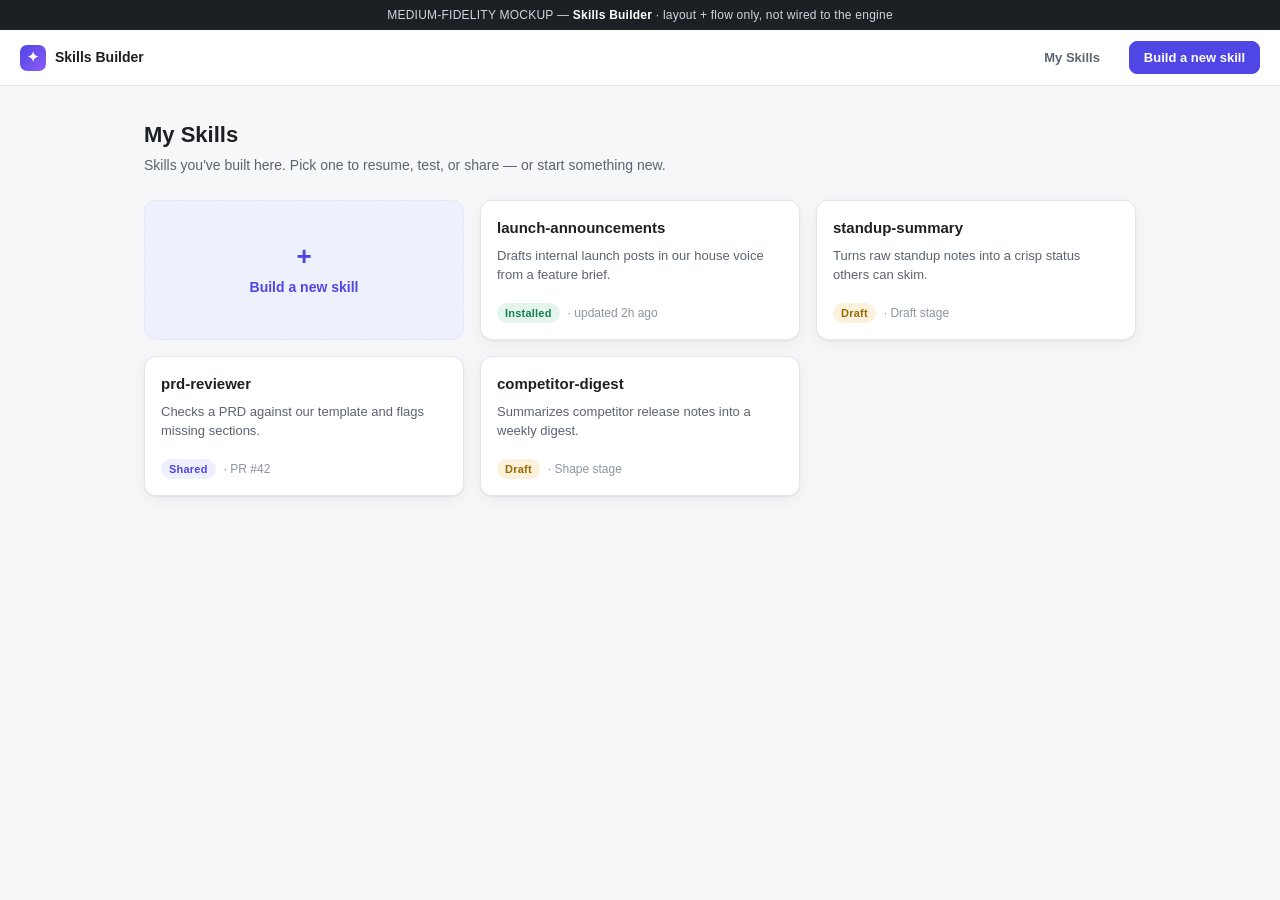
<file: skills-builder/mockups/skills-builder-ui.html>
<!DOCTYPE html>
<html lang="en">
<head>
<meta charset="UTF-8" />
<meta name="viewport" content="width=device-width, initial-scale=1.0" />
<title>Skills Builder — medium-fi mockup</title>
<style>
  :root {
    --bg: #f6f7f9;
    --surface: #ffffff;
    --surface-2: #f0f2f5;
    --ink: #1c2024;
    --ink-2: #5b6470;
    --ink-3: #8b94a1;
    --line: #e3e7ec;
    --accent: #4f46e5;
    --accent-soft: #eef0fe;
    --ok: #157f52;
    --ok-soft: #e5f4ec;
    --warn: #9a6a00;
    --warn-soft: #fbf1dc;
    --radius: 12px;
    --shadow: 0 1px 2px rgba(20,24,32,.06), 0 4px 16px rgba(20,24,32,.05);
    --font: -apple-system, BlinkMacSystemFont, "Segoe UI", Inter, Roboto, sans-serif;
  }
  * { box-sizing: border-box; }
  body {
    margin: 0; font-family: var(--font); color: var(--ink);
    background: var(--bg); font-size: 14px; line-height: 1.5;
  }
  .mock-note {
    background: #1c2024; color: #cfd6df; font-size: 12px;
    padding: 6px 16px; text-align: center; letter-spacing: .02em;
  }
  .mock-note b { color: #fff; }

  /* ---------- top bar ---------- */
  .topbar {
    height: 56px; background: var(--surface); border-bottom: 1px solid var(--line);
    display: flex; align-items: center; gap: 14px; padding: 0 20px;
  }
  .logo { display: flex; align-items: center; gap: 9px; font-weight: 650; }
  .logo .glyph {
    width: 26px; height: 26px; border-radius: 7px;
    background: linear-gradient(135deg, var(--accent), #8b5cf6);
    display: grid; place-items: center; color: #fff; font-size: 14px;
  }
  .topbar .spacer { flex: 1; }
  .crumb { color: var(--ink-3); font-size: 13px; }
  .crumb b { color: var(--ink-2); font-weight: 600; }
  .btn {
    border: 1px solid var(--line); background: var(--surface); color: var(--ink);
    padding: 8px 14px; border-radius: 8px; font-size: 13px; font-weight: 550;
    cursor: pointer; font-family: inherit;
  }
  .btn:hover { background: var(--surface-2); }
  .btn.primary { background: var(--accent); color: #fff; border-color: var(--accent); }
  .btn.primary:hover { filter: brightness(1.06); }
  .btn.ghost { border-color: transparent; background: transparent; color: var(--ink-2); }
  .btn.sm { padding: 5px 10px; font-size: 12px; }

  /* ---------- view switch ---------- */
  .view { display: none; }
  .view.active { display: block; }

  /* ---------- home gallery ---------- */
  .home { max-width: 1040px; margin: 0 auto; padding: 32px 24px 60px; }
  .home h1 { font-size: 22px; margin: 0 0 4px; }
  .home .sub { color: var(--ink-2); margin: 0 0 24px; }
  .gallery { display: grid; grid-template-columns: repeat(auto-fill, minmax(240px, 1fr)); gap: 16px; }
  .card {
    background: var(--surface); border: 1px solid var(--line); border-radius: var(--radius);
    padding: 16px; box-shadow: var(--shadow); cursor: pointer; transition: transform .08s;
    display: flex; flex-direction: column; min-height: 140px;
  }
  .card:hover { transform: translateY(-2px); }
  .card.new {
    border-style: dashed; box-shadow: none; align-items: center; justify-content: center;
    color: var(--accent); font-weight: 600; gap: 8px; background: var(--accent-soft);
  }
  .card.new .plus { font-size: 26px; line-height: 1; }
  .card h3 { margin: 0 0 6px; font-size: 15px; }
  .card p { margin: 0; color: var(--ink-2); font-size: 13px; flex: 1; }
  .card .meta { margin-top: 12px; display: flex; align-items: center; gap: 8px; color: var(--ink-3); font-size: 12px; }
  .pill {
    font-size: 11px; font-weight: 600; padding: 2px 8px; border-radius: 999px; letter-spacing: .02em;
  }
  .pill.draft { background: var(--warn-soft); color: var(--warn); }
  .pill.installed { background: var(--ok-soft); color: var(--ok); }
  .pill.shared { background: var(--accent-soft); color: var(--accent); }

  /* ---------- build layout ---------- */
  .build { display: grid; grid-template-columns: 210px 1fr 340px; height: calc(100vh - 56px - 25px); }
  .rail { border-right: 1px solid var(--line); background: var(--surface); padding: 24px 16px; }
  .rail h4 { font-size: 11px; text-transform: uppercase; letter-spacing: .08em; color: var(--ink-3); margin: 0 0 16px; }
  .step { display: flex; gap: 12px; align-items: flex-start; padding: 8px 0; cursor: pointer; position: relative; }
  .step .dot {
    width: 24px; height: 24px; border-radius: 50%; border: 2px solid var(--line);
    display: grid; place-items: center; font-size: 12px; font-weight: 600; color: var(--ink-3);
    background: var(--surface); flex: none; z-index: 1;
  }
  .step:not(:last-child)::before {
    content: ""; position: absolute; left: 11px; top: 30px; bottom: -6px; width: 2px; background: var(--line);
  }
  .step .label { font-size: 13px; color: var(--ink-2); padding-top: 3px; }
  .step .label small { display: block; color: var(--ink-3); font-size: 11px; }
  .step.done .dot { background: var(--ok); border-color: var(--ok); color: #fff; }
  .step.done::before { background: var(--ok); }
  .step.active .dot { border-color: var(--accent); color: var(--accent); background: var(--accent-soft); }
  .step.active .label { color: var(--ink); font-weight: 600; }

  /* ---------- conversation center ---------- */
  .center { display: flex; flex-direction: column; background: var(--bg); overflow: hidden; }
  .center .scroll { flex: 1; overflow-y: auto; padding: 28px 32px; }
  .stage-title { font-size: 12px; font-weight: 600; text-transform: uppercase; letter-spacing: .06em; color: var(--accent); margin-bottom: 16px; }
  .bubble { max-width: 560px; margin-bottom: 16px; }
  .bubble.bot .body {
    background: var(--surface); border: 1px solid var(--line); border-radius: 4px 14px 14px 14px;
    padding: 12px 16px; box-shadow: var(--shadow);
  }
  .bubble.me { margin-left: auto; }
  .bubble.me .body {
    background: var(--accent); color: #fff; border-radius: 14px 4px 14px 14px; padding: 10px 15px; display: inline-block;
  }
  .choices { display: flex; flex-wrap: wrap; gap: 8px; margin-top: 12px; }
  .choice {
    border: 1px solid var(--line); background: var(--surface); border-radius: 999px;
    padding: 8px 15px; font-size: 13px; cursor: pointer; font-weight: 550;
  }
  .choice:hover { border-color: var(--accent); color: var(--accent); background: var(--accent-soft); }
  .composer { border-top: 1px solid var(--line); background: var(--surface); padding: 12px 20px; display: flex; gap: 10px; align-items: center; }
  .composer input {
    flex: 1; border: 1px solid var(--line); border-radius: 10px; padding: 11px 14px; font-size: 14px; font-family: inherit; outline: none;
  }
  .composer input:focus { border-color: var(--accent); }

  .example-chips { display: flex; flex-wrap: wrap; gap: 8px; margin-top: 14px; }
  .chip { background: var(--surface-2); border-radius: 8px; padding: 7px 12px; font-size: 12px; color: var(--ink-2); cursor: pointer; }
  .chip:hover { color: var(--accent); }

  /* activation badge (Test stage) */
  .badge { display: inline-flex; align-items: center; gap: 5px; font-size: 11px; font-weight: 600; padding: 3px 9px; border-radius: 999px; margin-bottom: 8px; }
  .badge.on { background: var(--ok-soft); color: var(--ok); }
  .badge.off { background: var(--surface-2); color: var(--ink-3); }

  /* ---------- preview panel ---------- */
  .preview { border-left: 1px solid var(--line); background: var(--surface); display: flex; flex-direction: column; overflow: hidden; }
  .preview .phead { padding: 16px 20px; border-bottom: 1px solid var(--line); display: flex; align-items: center; justify-content: space-between; }
  .preview .phead h4 { margin: 0; font-size: 13px; }
  .preview .pbody { flex: 1; overflow-y: auto; padding: 20px; }
  .kv { margin-bottom: 18px; }
  .kv .k { font-size: 11px; text-transform: uppercase; letter-spacing: .06em; color: var(--ink-3); margin-bottom: 5px; }
  .kv .v { font-size: 14px; }
  .kv .v.mono { font-family: ui-monospace, SFMono-Regular, Menlo, monospace; font-size: 13px; background: var(--surface-2); padding: 6px 9px; border-radius: 7px; display: inline-block; }
  .triggers { display: flex; flex-wrap: wrap; gap: 6px; }
  .trigger { font-size: 12px; background: var(--accent-soft); color: var(--accent); padding: 4px 10px; border-radius: 7px; }
  .section-list { list-style: none; padding: 0; margin: 0; }
  .section-list li { padding: 9px 0; border-bottom: 1px solid var(--line); font-size: 13px; display: flex; gap: 8px; }
  .section-list li::before { content: "▸"; color: var(--ink-3); }
  .toggle { display: flex; gap: 4px; background: var(--surface-2); padding: 3px; border-radius: 8px; }
  .toggle button { border: none; background: transparent; padding: 5px 11px; border-radius: 6px; font-size: 12px; cursor: pointer; font-family: inherit; color: var(--ink-2); }
  .toggle button.on { background: var(--surface); color: var(--ink); box-shadow: var(--shadow); font-weight: 600; }
  pre.md { margin: 0; background: #1c2024; color: #dfe4ea; padding: 16px; border-radius: 10px; font-size: 12px; overflow-x: auto; font-family: ui-monospace, Menlo, monospace; line-height: 1.6; }
  .use-actions { display: flex; flex-direction: column; gap: 10px; }
  .use-actions .btn { width: 100%; justify-content: center; }
  .starter { background: var(--surface-2); border-radius: 9px; padding: 12px; font-size: 13px; font-family: ui-monospace, Menlo, monospace; color: var(--ink-2); position: relative; }

  .hidden { display: none !important; }
</style>
</head>
<body>
<div class="mock-note">MEDIUM-FIDELITY MOCKUP — <b>Skills Builder</b> · layout + flow only, not wired to the engine</div>

<div class="topbar">
  <div class="logo"><span class="glyph">✦</span> Skills Builder</div>
  <span class="crumb" id="crumb"></span>
  <span class="spacer"></span>
  <button class="btn ghost" onclick="showHome()">My Skills</button>
  <button class="btn primary" onclick="openBuild('idea')">Build a new skill</button>
</div>

<!-- ===================== HOME ===================== -->
<section id="home" class="view active">
  <div class="home">
    <h1>My Skills</h1>
    <p class="sub">Skills you've built here. Pick one to resume, test, or share — or start something new.</p>
    <div class="gallery">
      <div class="card new" onclick="openBuild('idea')">
        <span class="plus">+</span>
        <span>Build a new skill</span>
      </div>
      <div class="card" onclick="openBuild('use')">
        <h3>launch-announcements</h3>
        <p>Drafts internal launch posts in our house voice from a feature brief.</p>
        <div class="meta"><span class="pill installed">Installed</span><span>· updated 2h ago</span></div>
      </div>
      <div class="card" onclick="openBuild('draft')">
        <h3>standup-summary</h3>
        <p>Turns raw standup notes into a crisp status others can skim.</p>
        <div class="meta"><span class="pill draft">Draft</span><span>· Draft stage</span></div>
      </div>
      <div class="card" onclick="openBuild('use')">
        <h3>prd-reviewer</h3>
        <p>Checks a PRD against our template and flags missing sections.</p>
        <div class="meta"><span class="pill shared">Shared</span><span>· PR #42</span></div>
      </div>
      <div class="card" onclick="openBuild('shape')">
        <h3>competitor-digest</h3>
        <p>Summarizes competitor release notes into a weekly digest.</p>
        <div class="meta"><span class="pill draft">Draft</span><span>· Shape stage</span></div>
      </div>
    </div>
  </div>
</section>

<!-- ===================== BUILD ===================== -->
<section id="build" class="view">
  <div class="build">
    <!-- journey rail -->
    <nav class="rail">
      <h4>Your skill's journey</h4>
      <div id="rail"></div>
    </nav>

    <!-- conversation center -->
    <div class="center">
      <div class="scroll" id="convo"></div>
      <div class="composer" id="composer">
        <input id="composerInput" placeholder="Type your answer…" />
        <button class="btn primary" onclick="sendFree()">Send</button>
      </div>
    </div>

    <!-- live preview -->
    <aside class="preview">
      <div class="phead">
        <h4 id="previewTitle">Skill preview</h4>
        <div class="toggle hidden" id="mdToggle">
          <button class="on" onclick="setMd(false)">Friendly</button>
          <button onclick="setMd(true)">Markdown</button>
        </div>
      </div>
      <div class="pbody" id="preview"></div>
    </aside>
  </div>
</section>

<script>
// ---------- stage model ----------
const STAGES = [
  { id: "idea",  label: "Idea",  hint: "What to improve" },
  { id: "shape", label: "Shape", hint: "Answer a few questions" },
  { id: "draft", label: "Draft", hint: "Review the skill" },
  { id: "test",  label: "Test",  hint: "Try it live" },
  { id: "use",   label: "Use",   hint: "Install & share" },
];
let current = "idea";
let showMd = false;

const SKILL = {
  name: "launch-announcements",
  description: "Drafts internal launch announcement posts in the team's house voice from a short feature brief.",
  triggers: ["announce a launch", "write a launch post", "feature announcement"],
  sections: ["When it activates", "Gather the brief", "House voice rules", "Draft structure", "Examples"],
};

const MD = `---
name: launch-announcements
description: Use when a PM needs to announce a
  feature launch to internal teams. Drafts a post
  in the house voice from a short brief.
---

# Launch Announcements

## When it activates
Triggers on "announce a launch", "write a launch
post", or a pasted feature brief.

## Gather the brief
Ask for: what shipped, who it's for, the one-line
value, and the go-live date.

## House voice rules
- Lead with the user outcome, not the feature name.
- Second person, active voice, no hype adjectives.
...`;

// ---------- rendering ----------
function idx(id) { return STAGES.findIndex(s => s.id === id); }

function renderRail() {
  const cur = idx(current);
  document.getElementById("rail").innerHTML = STAGES.map((s, i) => {
    const cls = i < cur ? "done" : i === cur ? "active" : "";
    const mark = i < cur ? "✓" : (i + 1);
    return `<div class="step ${cls}" onclick="goStage('${s.id}')">
      <div class="dot">${mark}</div>
      <div class="label">${s.label}<small>${s.hint}</small></div>
    </div>`;
  }).join("");
}

function renderConvo() {
  const c = document.getElementById("convo");
  const composer = document.getElementById("composer");
  composer.classList.remove("hidden");

  if (current === "idea") {
    c.innerHTML = `
      <div class="stage-title">Idea</div>
      <div class="bubble bot"><div class="body">
        What do you want Claude to do better? Describe it like you'd tell a teammate — no jargon needed.
      </div></div>
      <div class="example-chips">
        <div class="chip" onclick="goStage('shape')">"Help me write launch posts"</div>
        <div class="chip" onclick="goStage('shape')">"Summarize my standup notes"</div>
        <div class="chip" onclick="goStage('shape')">"Review a PRD against our template"</div>
      </div>`;
    document.getElementById("composerInput").placeholder = "Describe what you want Claude to do better…";
  }

  else if (current === "shape") {
    c.innerHTML = `
      <div class="stage-title">Shape · question 2 of ~5</div>
      <div class="bubble bot"><div class="body">Got it — launch announcements. Who's the audience for these posts?</div></div>
      <div class="bubble me"><div class="body">Internal teams — mostly eng and sales.</div></div>
      <div class="bubble bot"><div class="body">
        What tone should the posts strike?
        <div class="choices">
          <div class="choice" onclick="goStage('draft')">Crisp & factual</div>
          <div class="choice" onclick="goStage('draft')">Warm & upbeat</div>
          <div class="choice" onclick="goStage('draft')">Formal</div>
        </div>
      </div></div>`;
    document.getElementById("composerInput").placeholder = "…or type your own answer";
  }

  else if (current === "draft") {
    c.innerHTML = `
      <div class="stage-title">Draft</div>
      <div class="bubble bot"><div class="body">
        Here's your skill — see the panel on the right. Read it over. Want to change anything? Just tell me in plain language.
      </div></div>
      <div class="bubble bot"><div class="body">
        For example: "make the tone a bit warmer" or "always ask for the go-live date".
        <div class="choices">
          <div class="choice" onclick="goStage('test')">Looks good — let's test it →</div>
        </div>
      </div></div>`;
    document.getElementById("composerInput").placeholder = "Describe a change in plain language…";
  }

  else if (current === "test") {
    c.innerHTML = `
      <div class="stage-title">Test · live playground</div>
      <div class="bubble me"><div class="body">Announce our new bulk-export feature to the team.</div></div>
      <div class="bubble bot">
        <span class="badge on">● Skill activated</span>
        <div class="body">
          <b>🚀 Bulk export is here</b><br/>
          You can now export any report as CSV in one click — no more copy-paste…
          <br/><br/><i>(drafted by launch-announcements)</i>
        </div>
      </div>
      <div class="bubble bot"><div class="body">
        Did it work the way you hoped?
        <div class="choices">
          <div class="choice" onclick="goStage('use')">Perfect — install it →</div>
          <div class="choice" onclick="goStage('draft')">Something's off ↩ back to Draft</div>
        </div>
      </div></div>`;
    document.getElementById("composerInput").placeholder = "Send a message to test your skill…";
  }

  else if (current === "use") {
    c.innerHTML = `
      <div class="stage-title">Use</div>
      <div class="bubble bot"><div class="body">
        🎉 <b>launch-announcements</b> is ready. Install it to use in any Claude session, or share it with your team.
      </div></div>
      <div class="bubble bot"><div class="body">
        Once installed, kick it off with the starter prompt on the right.
      </div></div>`;
    composer.classList.add("hidden");
  }
  c.scrollTop = 0;
}

function renderPreview() {
  const p = document.getElementById("preview");
  const toggle = document.getElementById("mdToggle");
  const title = document.getElementById("previewTitle");

  // toggle only in draft/test/use
  toggle.classList.toggle("hidden", !["draft", "test", "use"].includes(current));

  if (current === "use") {
    title.textContent = "Install & share";
    p.innerHTML = `
      <div class="kv"><div class="k">Skill</div><div class="v mono">${SKILL.name}</div></div>
      <div class="use-actions">
        <button class="btn primary">⤓ Install to my Claude</button>
        <button class="btn">Share to team (open PR)</button>
        <button class="btn ghost">Export as .zip</button>
      </div>
      <div class="kv" style="margin-top:22px"><div class="k">Starter prompt</div>
        <div class="starter">announce a launch: &lt;paste feature brief&gt;</div>
      </div>`;
    return;
  }

  if (showMd && ["draft", "test"].includes(current)) {
    title.textContent = "Raw markdown";
    p.innerHTML = `<pre class="md">${MD.replace(/</g, "&lt;")}</pre>`;
    return;
  }

  title.textContent = "Skill preview";
  const filled = current !== "idea";
  p.innerHTML = `
    <div class="kv"><div class="k">Name</div>
      <div class="v mono">${filled ? SKILL.name : "…forming"}</div></div>
    <div class="kv"><div class="k">What it does</div>
      <div class="v">${filled ? SKILL.description : "We'll fill this in as we talk."}</div></div>
    <div class="kv"><div class="k">When it activates</div>
      <div class="triggers">${filled ? SKILL.triggers.map(t => `<span class="trigger">${t}</span>`).join("") : '<span class="v" style="color:var(--ink-3)">—</span>'}</div></div>
    ${["draft","test"].includes(current) ? `
    <div class="kv"><div class="k">Sections</div>
      <ul class="section-list">${SKILL.sections.map(s => `<li>${s}</li>`).join("")}</ul></div>` : ""}`;
}

// ---------- interactions ----------
function render() { renderRail(); renderConvo(); renderPreview(); updateCrumb(); }
function goStage(id) { current = id; showMd = false; syncToggle(); render(); }
function setMd(v) { showMd = v; syncToggle(); renderPreview(); }
function syncToggle() {
  const btns = document.querySelectorAll("#mdToggle button");
  if (btns.length) { btns[0].classList.toggle("on", !showMd); btns[1].classList.toggle("on", showMd); }
}
function sendFree() {
  const i = document.getElementById("composerInput");
  if (!i.value.trim()) return;
  i.value = "";
  const next = { idea: "shape", shape: "draft", draft: "test", test: "use" }[current];
  if (next) goStage(next);
}
function updateCrumb() {
  document.getElementById("crumb").innerHTML =
    document.getElementById("build").classList.contains("active")
      ? `Building <b>${SKILL.name}</b> · ${STAGES[idx(current)].label}` : "";
}
function showHome() {
  document.getElementById("home").classList.add("active");
  document.getElementById("build").classList.remove("active");
  updateCrumb();
}
function openBuild(stage) {
  current = stage || "idea"; showMd = false;
  document.getElementById("home").classList.remove("active");
  document.getElementById("build").classList.add("active");
  render();
}
document.getElementById("composerInput")?.addEventListener("keydown", e => { if (e.key === "Enter") sendFree(); });

render();
</script>
</body>
</html>
</file>
